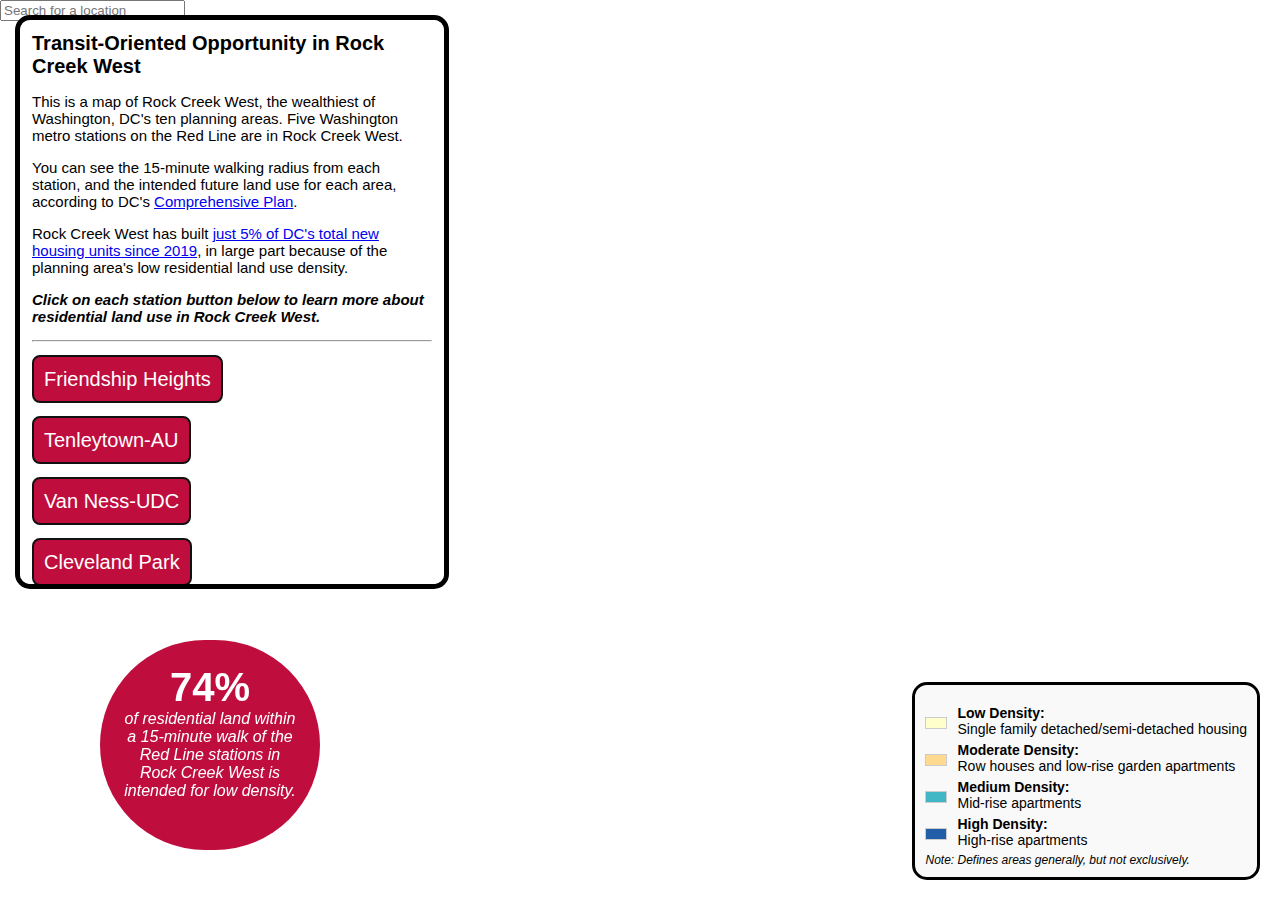
<file: index.html>
<!DOCTYPE html>
<html>

<head>
    <meta charset="utf-8">
    <title>TOO RCW</title> <!--this is the title in the browser tab bar-->
    <meta name="viewport" content="initial-scale=1,maximum-scale=1,minimum-scale=1,user-scalable=no">
    <link href="https://api.mapbox.com/mapbox-gl-js/v3.2.0/mapbox-gl.css" rel="stylesheet"> <!-- Mapbox GL JS -->
    <link href="https://api.mapbox.com/search-js/v1.0.0-beta.21/web.css" rel="stylesheet"> <!-- Search JS CSS -->
    <link href="css/styles.css" rel="stylesheet"> <!--link to CSS-->

</head>

<body>
    <!-- floating sidebar -->
    <div class="sidebar">
        <div class="title">
            Transit-Oriented Opportunity in Rock Creek West <!--this is the title in the sidebar-->
        </div>
        <div id="sidebar-body"> <!--this is the paragraph/body with a call to action in the sidebar-->
            <p>This is a map of Rock Creek West, the wealthiest of Washington, DC's ten planning areas. Five Washington
                metro stations on
                the Red Line
                are in Rock Creek West.

            <p>You can see the 15-minute walking radius from each station, and the intended future land use for each
                area, according to DC's <a
                    href="https://planning.dc.gov/sites/default/files/dc/sites/op/2021CompPlanLandUse.pdf"
                    target="_blank">Comprehensive Plan</a>.</p>
            <p>Rock Creek West has built <a href="https://open.dc.gov/36000by2025/" target="_blank"> just 5% of DC's
                    total new housing units since 2019</a>, in large part because of
                the planning area's low residential land use density.</p>

            <div class="call-to-action">
                Click on each station button below to learn more about residential land use in Rock Creek West.

            </div>

            <p>

        </div>
        <hr />
        <p></p>
        <!-- the section with buttons to control the map view -->
        <div class="button-area"><!--These buttons use flyTo() and fitBounds() to control the map view.--></div>
        <button class="red-button" id="friendship-button">Friendship Heights</button>
        <p></p>
        <button class="red-button" id="tenleytown-button">Tenleytown-AU</button>
        <p></p>
        <button class="red-button" id="vanness-button">Van Ness-UDC</button>
        <p></p>
        <button class="red-button" id="cleveland-button">Cleveland Park</button>
        <p></p>
        <button class="red-button" id="woodley-button">Woodley Park</button>
        <p></p>
        <hr />

        <!--This button toggles the visibility of the station boundary line and fill layers using setLayoutProperty()-->
        <div class="button-area"> </div>

        <button class="blue-button" id="take-home-button">Zoom Out</button>
        <p></p>

        <!---source code link-->
        <div class="source-code"> <a href="https://github.com/defrank1/class-3-project" target="_blank">Source Code</a>
        </div>
    </div>

    <!-- map container div -->
    <div id="map-container"></div>
    <div id="search-container">
        <input type="text" id="search-input" placeholder="Search for a location" />
    </div>
    <script src="https://api.mapbox.com/mapbox-gl-js/v3.3.0/mapbox-gl.js"></script> <!-- Load Mapbox GL JS -->
    <script id="search-js" defer src="https://api.mapbox.com/search-js/v1.0.0-beta.21/web.js"></script>
    <!-- Load Mapbox Search JS -->
    <script src="https://code.jquery.com/jquery-3.6.4.min.js"
        integrity="sha256-oP6HI9z1XaZNBrJURtCoUT5SUnxFr8s3BzRl+cbzUq8=" crossorigin="anonymous"></script>

    <!-- legend -->
    <div id="legend-container">
        <h2><u></u></h2>
        <div class="legend-item">
            <div class="legend-color" style="background-color: #ffffcc;"></div>
            <div class="legend-label">Low Density:
                <div class="legend-description">Single family detached/semi-detached housing</div>
            </div>
        </div>
        <div class="legend-item">
            <div class="legend-color" style="background-color: #fed98e;"></div>
            <div class="legend-label">Moderate Density:
                <div class="legend-description">Row houses and low-rise garden apartments</div>
            </div>
        </div>
        <div class="legend-item">
            <div class="legend-color" style="background-color: #41b6c4;"></div>
            <div class="legend-label">Medium Density:
                <div class="legend-description">Mid-rise apartments</div>
            </div>
        </div>
        <div class="legend-item">
            <div class="legend-color" style="background-color: #225ea8;"></div>
            <div class="legend-label">High Density:
                <div class="legend-description">High-rise apartments</div>
            </div>
        </div>
        <div class="legend-note"><i>Note: Defines areas generally, but not exclusively.</i></div>

    </div>
    <!-- info panel -->
    <div id="info-panel-container">
        <div id="percent-callout-number">74%</div>
        <!--Click a station on the map, the low_density_percent from the geojson data will be displayed here.-->
        <div id="percent-callout-text">of residential land within a 15-minute walk of the Red Line stations in Rock
            Creek West is intended for low density.</div>
        <!--Click a station on the map, the station_name from the geojson data will be displayed here.-->
    </div>

    <script src="https://api.mapbox.com/mapbox-gl-js/v3.2.0/mapbox-gl.js"></script> <!--Include mapBox GL JS here-->
    <script src="js/station-data.js"></script> <!--this is the STATION SCRIPT-->
    <script src="js/line-data.js"></script> <!--this is the LINE SCRIPT-->
    <script src="js/scripts.js"></script> <!--this is the LOCAL JS SCRIPT-->

</body>

</html>
</file>
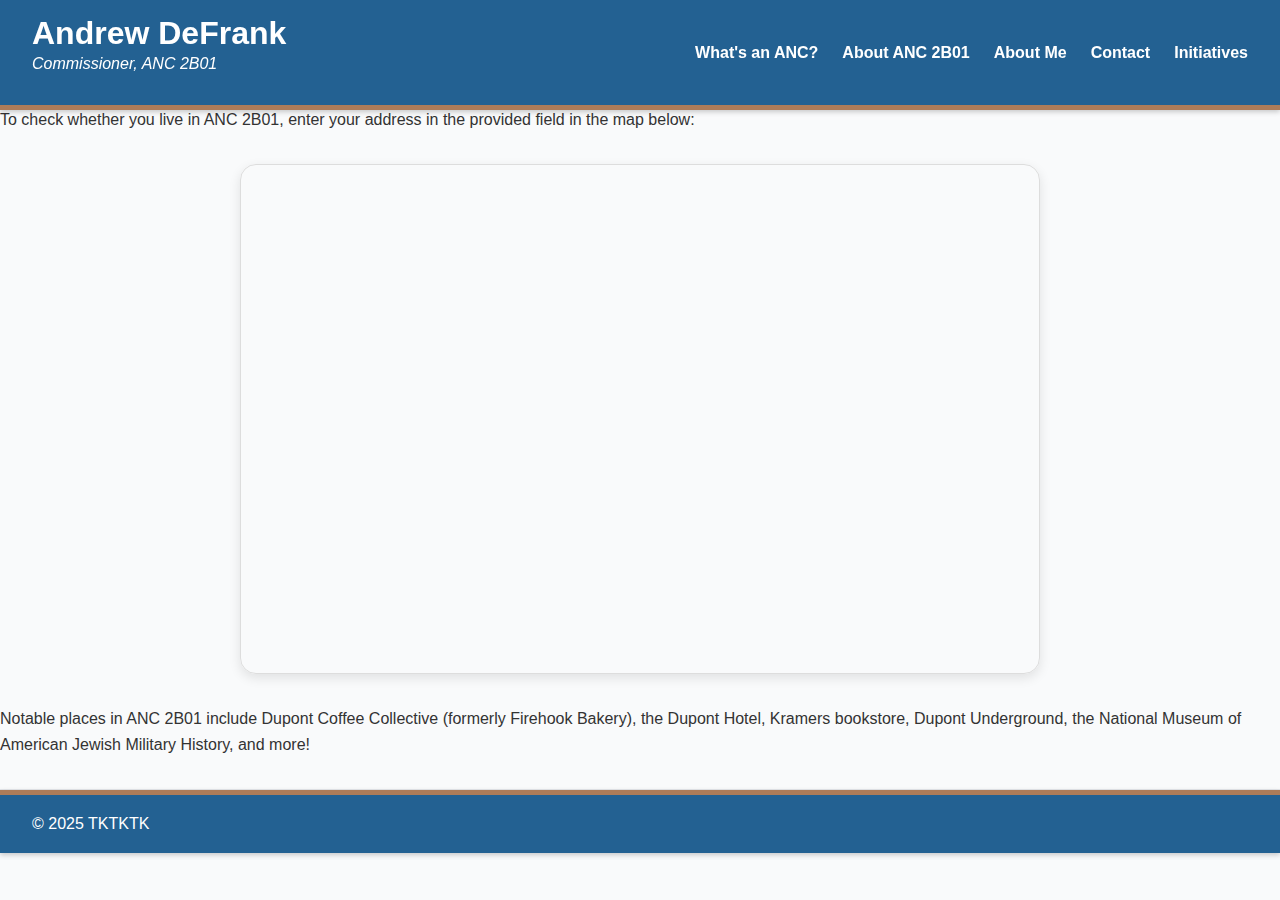
<file: about-2b01.html>
<!DOCTYPE html>
<html lang="en">

<head>
  <meta charset="UTF-8" />
  <meta name="viewport" content="width=device-width, initial-scale=1.0" />
  <title>Commissioner Andrew DeFrank – ANC 2B01</title>

  <!-- Google Fonts: Montserrat -->
  <link href="https://fonts.googleapis.com/css2?family=Montserrat:wght@400;600;700&display=swap" rel="stylesheet" />

  <!-- Main CSS -->
  <link rel="stylesheet" href="css/style.css" />
</head>

<body>
  <!-- Fixed header that remains visible as you scroll -->
  <header class="site-header">
    <div class="left">
      <!-- Left side of the header: title and role -->
      <h1>Andrew DeFrank</h1>
      <h2 class="subtitle">Commissioner, ANC 2B01</h2>
    </div>
    <nav class="right">
      <!-- Right side of header: navigation menu -->
      <ul>
        <!-- Anchor links jump to sections further down the page -->
        <li><a href="#whats-an-anc">What's an ANC?</a></li>
        <li><a href="#anc">About ANC 2B01</a></li>
        <li><a href="#about">About Me</a></li>
        <li><a href="#contact">Contact</a></li>
        <li><a href="#initiatives">Initiatives</a></li>
      </ul>
    </nav>
  </header>

  <!-- Section for ANC district details -->
  <section id="anc" class="section-band bg-lighter">
    <div class="container">
      <h3>About ANC 2B01</h3>
      <p>ANC 2B01 is one of nine single-member districts (SMD) in <a
          href="https://www.dupontcircleanc.net/wordpress/">ANC 2B</a>, which covers the Dupont Circle neighborhood.</p>
      <p>ANC 2B01 includes portions of 21st Street, Connecticut Avenue, 20th Street, 19th Street, 18th Street, New
        Hampshire Avenue, Swann Street, S Street, Riggs Place, and R Street between Florida Avenue and Q Street.</p>
      <p></p>
      <p>To check whether you live in ANC 2B01, enter your address in the provided field in the map below:</p>

      <!-- ✅ START EMBEDDED MAP IFRAME -->
      <div style="
        max-width: 800px;
        margin: 2rem auto;
        border-radius: 16px;
        overflow: hidden;
        box-shadow: 0 4px 12px rgba(0, 0, 0, 0.1);
        border: 1px solid #ddd;
      ">
        <iframe src="https://openanc.org/browse/maps/anc-2b01?embed=true&viewbox=-77.05,38.90,-77.03,38.92" width="100%"
          height="500" frameborder="0" allowfullscreen title="ANC 2B01 Map">
        </iframe>
      </div>
      <!-- ✅ END EMBEDDED MAP IFRAME -->

      <p>Notable places in ANC 2B01 include Dupont Coffee Collective (formerly Firehook Bakery), the Dupont Hotel,
        Kramers bookstore, Dupont Underground, the National Museum of American Jewish Military History, and more!</p>
    </div>
  </section>

  <!-- Footer area -->
  <footer>
    <p>&copy; 2025 TKTKTK</p>
  </footer>

  <!-- JavaScript for dynamically adjusting spacer height -->
  <script src="js/main.js"></script>
</body>

</html>
</file>
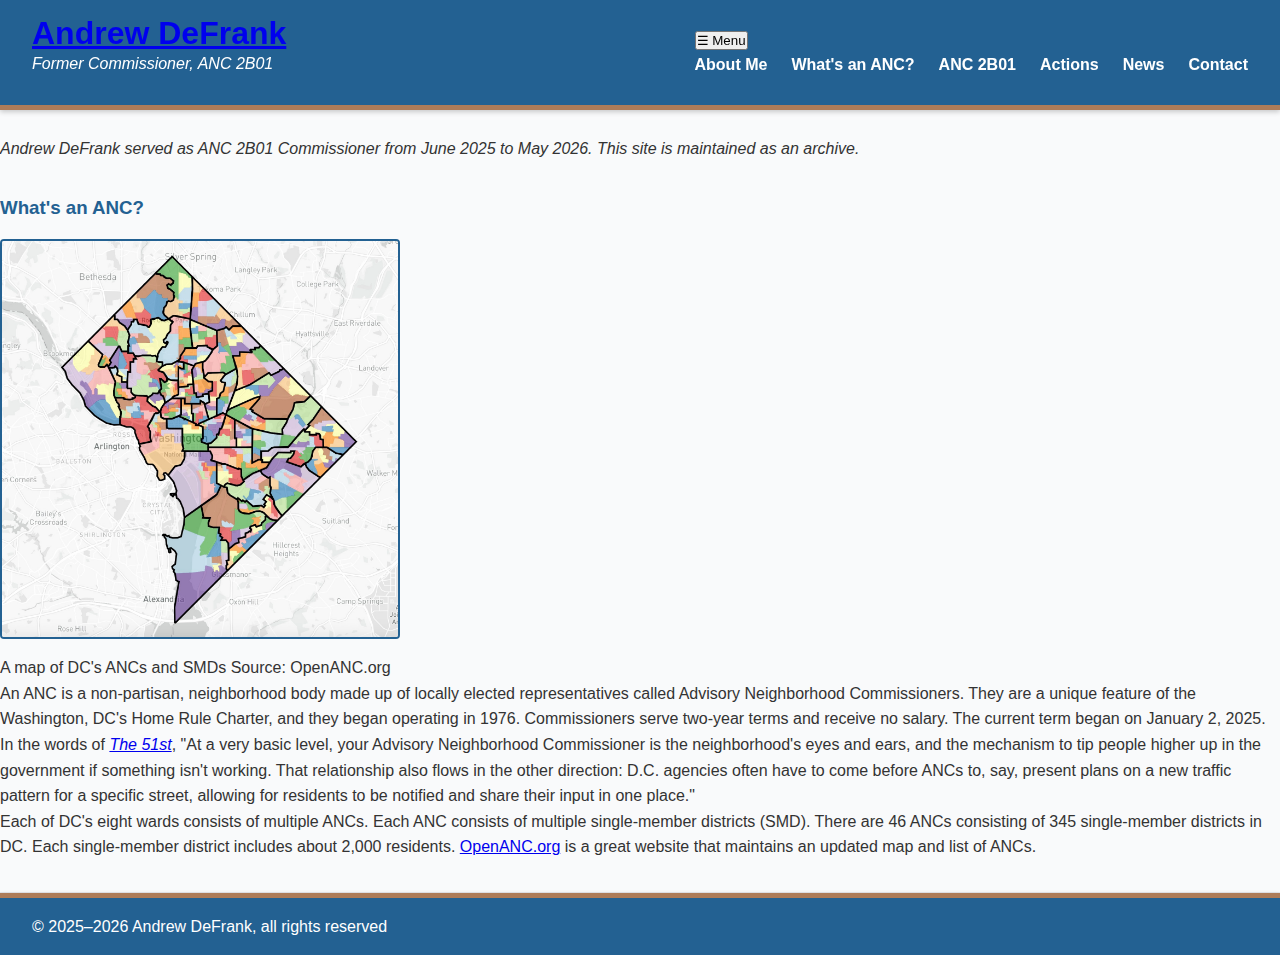
<file: about-ancs.html>
<!DOCTYPE html>
<html lang="en">
<head>
<meta charset="UTF-8">
<meta name="viewport" content="width=device-width, initial-scale=1.0">
<meta name="description"
content="Learn what an Advisory Neighborhood Commission (ANC) is and how it serves Washington DC residents at the hyper-local level.">
<!-- SEO Meta Tags -->
<title>What's an ANC? – Former Commissioner Andrew DeFrank</title>
<!-- Canonical URL -->
<link rel="canonical" href="https://anc2b01.org/about-ancs.html">
<!-- favicon -->
<link rel="icon" type="image/png" sizes="96x96" href="/images/favicon-96x96.png">
<link rel="icon" type="image/svg+xml" href="/images/favicon.svg">
<link rel="shortcut icon" href="/images/favicon.ico">
<link rel="apple-touch-icon" sizes="180x180" href="/images/apple-touch-icon.png">
<link rel="manifest" href="/images/site.webmanifest">
<!-- Google Fonts -->
<link href="https://fonts.googleapis.com/css2?family=Montserrat:wght@400;600;700&display=swap" rel="stylesheet">
<!-- CSS -->
<link rel="stylesheet" href="css/style.css">
<!-- Preload Images -->
<link rel="preload" href="images/anc-map.png" as="image" type="image/png">
<!-- Open Graph -->
<meta property="og:title" content="What's an ANC? – Former Commissioner Andrew DeFrank">
<meta property="og:description" content="Learn what an Advisory Neighborhood Commission (ANC) is and how it serves Washington DC residents at the hyper-local level.">
<meta property="og:url" content="https://anc2b01.org/about-ancs.html">
<meta property="og:type" content="website">
<meta property="og:image" content="https://anc2b01.org/images/anc-headshot.jpeg">
<meta property="og:image:alt" content="Andrew DeFrank, ANC 2B01 Commissioner for Dupont Circle, Washington DC">
<meta property="og:site_name" content="ANC 2B01 – Former Commissioner Andrew DeFrank">
<!-- Twitter Card -->
<meta name="twitter:card" content="summary">
<meta name="twitter:title" content="What's an ANC? – Former Commissioner Andrew DeFrank">
<meta name="twitter:description" content="Learn what an Advisory Neighborhood Commission (ANC) is and how it serves Washington DC residents at the hyper-local level.">
<meta name="twitter:image" content="https://anc2b01.org/images/anc-headshot.jpeg">
<meta name="twitter:image:alt" content="Andrew DeFrank, ANC 2B01 Commissioner for Dupont Circle, Washington DC">
</head>
<body>
<!-- The rest of your page here -->
<!-- Skip Navigation Link for Accessibility -->
<a href="#main-content" class="skip-nav">Skip to main content</a>
<!-- Fixed header that remains visible as you scroll -->
<header class="site-header">
<div class="left">
<!-- Left side of the header: title and role -->
<h1><a href="index.html">Andrew DeFrank</a></h1>
<h2 class="subtitle">Former Commissioner, ANC 2B01</h2>
</div>
<nav class="right" role="navigation" id="main-navigation" aria-label="Main navigation">
<!-- Hamburger button -->
<button class="menu-toggle" aria-controls="primary-menu" aria-label="Toggle navigation menu"
aria-expanded="false">
☰ <span class="sr-only">Menu</span>
</button>
<ul id="primary-menu">
<li><a href="about-me.html">About Me</a></li>
<li><a href="about-ancs.html">What's an ANC?</a></li>
<li><a href="anc-2b01.html">ANC 2B01</a></li>
<li><a href="actions.html">Actions</a></li>
<li><a href="news.html">News</a></li>
<li><a href="contact.html">Contact</a></li>
</ul>
</nav>
</header>
<!-- Dynamic spacer set to match height of fixed header (prevents content overlap) -->
<div class="header-spacer"></div>
<!-- Archive notice -->
<div class="archive-notice" role="note">
<p><em>Andrew DeFrank served as ANC 2B01 Commissioner from June 2025 to May 2026. This site is maintained as an archive.</em></p>
</div>
<!-- Main content of the page -->
<main id="main-content" role="main">
<section id="about-ancs" class="section-band bg-lighter">
<!-- Personal background -->
<div class="container">
<h3>What's an ANC?</h3>
<!-- Headshot image with rounded styling and performance optimization -->
<figure class="anc-map-container">
<img src="images/anc-map.png" alt="A map of DC's ANCs and single-member districts" class="map-image"
loading="lazy" width="250" height="250">
<figcaption>
A map of DC's ANCs and SMDs
<span class="credit">Source: OpenANC.org</span>
</figcaption>
</figure>
<p>An ANC is a non-partisan, neighborhood body made up of locally elected representatives called Advisory
Neighborhood Commissioners. They are a unique feature of the Washington, DC's Home Rule Charter, and they
began operating in 1976. Commissioners serve two-year terms and receive no salary. The current term began on
January 2, 2025.
</p>
<p>In the words of <a href="https://51st.news/what-are-washington-dc-advisory-neighborhood-commissions-anc/"
target="_blank" rel="noopener noreferrer"><i>The 51st</i></a>,
"At a very basic level, your Advisory Neighborhood Commissioner is the neighborhood's eyes and ears, and
the
mechanism to tip people higher up in the government if something isn't working. That relationship also flows
in the other direction: D.C. agencies often have to come before ANCs to, say, present plans on a new traffic
pattern for a specific street, allowing for residents to be notified and share their input in one place."
</p>
<p>Each of DC's eight wards consists of multiple ANCs. Each ANC consists of multiple single-member districts
(SMD).
There are 46 ANCs consisting of 345 single-member districts in DC. Each single-member district includes
about
2,000 residents. <a href="https://openanc.org/index.html" target="_blank"
rel="noopener noreferrer">OpenANC.org</a> is a great website that maintains an updated map and list of
ANCs.
</p>
</div>
</section>
</main>
<!-- Footer area -->
<footer role="contentinfo">
<p>&copy; 2025–2026 Andrew DeFrank, all rights reserved</p>
</footer>
<!-- JavaScript for functionality -->
<script src="js/main.js"></script>
</body>
</html>
</file>
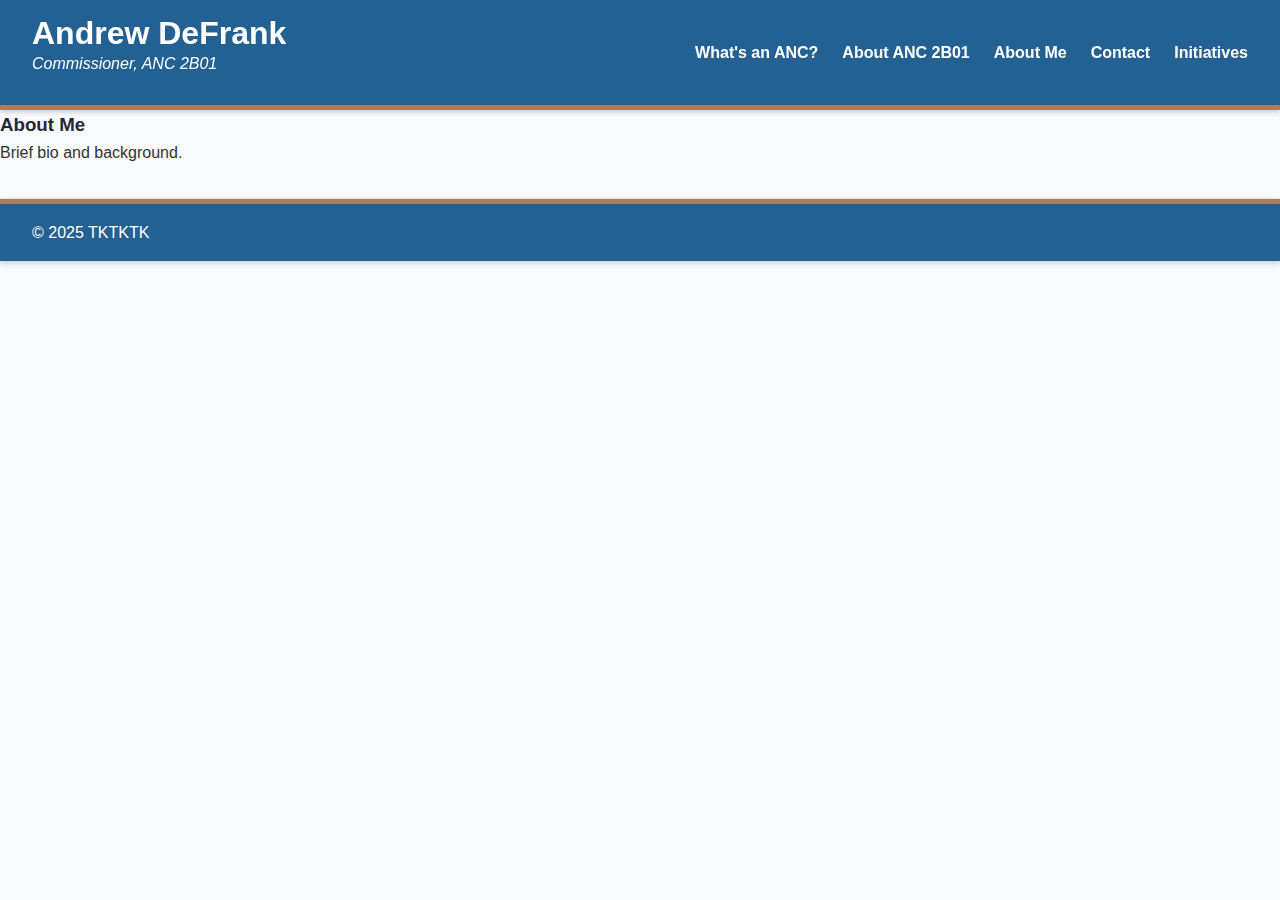
<file: about-me.html>
<!DOCTYPE html>
<html lang="en">

<head>
  <meta charset="UTF-8" />
  <meta name="viewport" content="width=device-width, initial-scale=1.0" />
  <title>Commissioner Andrew DeFrank – ANC 2B01</title>

  <!-- Google Fonts: Montserrat -->
  <link href="https://fonts.googleapis.com/css2?family=Montserrat:wght@400;600;700&display=swap" rel="stylesheet" />

  <!-- Main CSS -->
  <link rel="stylesheet" href="css/style.css" />
</head>

<body>
  <!-- Fixed header that remains visible as you scroll -->
  <header class="site-header">
    <div class="left">
      <!-- Left side of the header: title and role -->
      <h1>Andrew DeFrank</h1>
      <h2 class="subtitle">Commissioner, ANC 2B01</h2>
    </div>
    <nav class="right">
      <!-- Right side of header: navigation menu -->
      <ul>
        <!-- Anchor links jump to sections further down the page -->
        <li><a href="#whats-an-anc">What's an ANC?</a></li>
        <li><a href="#anc">About ANC 2B01</a></li>
        <li><a href="#about">About Me</a></li>
        <li><a href="#contact">Contact</a></li>
        <li><a href="#initiatives">Initiatives</a></li>
      </ul>
    </nav>
  </header>

  <!-- Dynamic spacer set to match height of fixed header (prevents content overlap) -->
  <div class="header-spacer"></div>

  <!-- Personal background -->
  <section id="about" class="section-band bg-light">
    <div class="container">
      <h3>About Me</h3>
      <p>Brief bio and background.</p>
    </div>
  </section>

  <!-- Footer area -->
  <footer>
    <p>&copy; 2025 TKTKTK</p>
  </footer>

  <!-- JavaScript for dynamically adjusting spacer height -->
  <script src="js/main.js"></script>
</body>

</html>
</file>
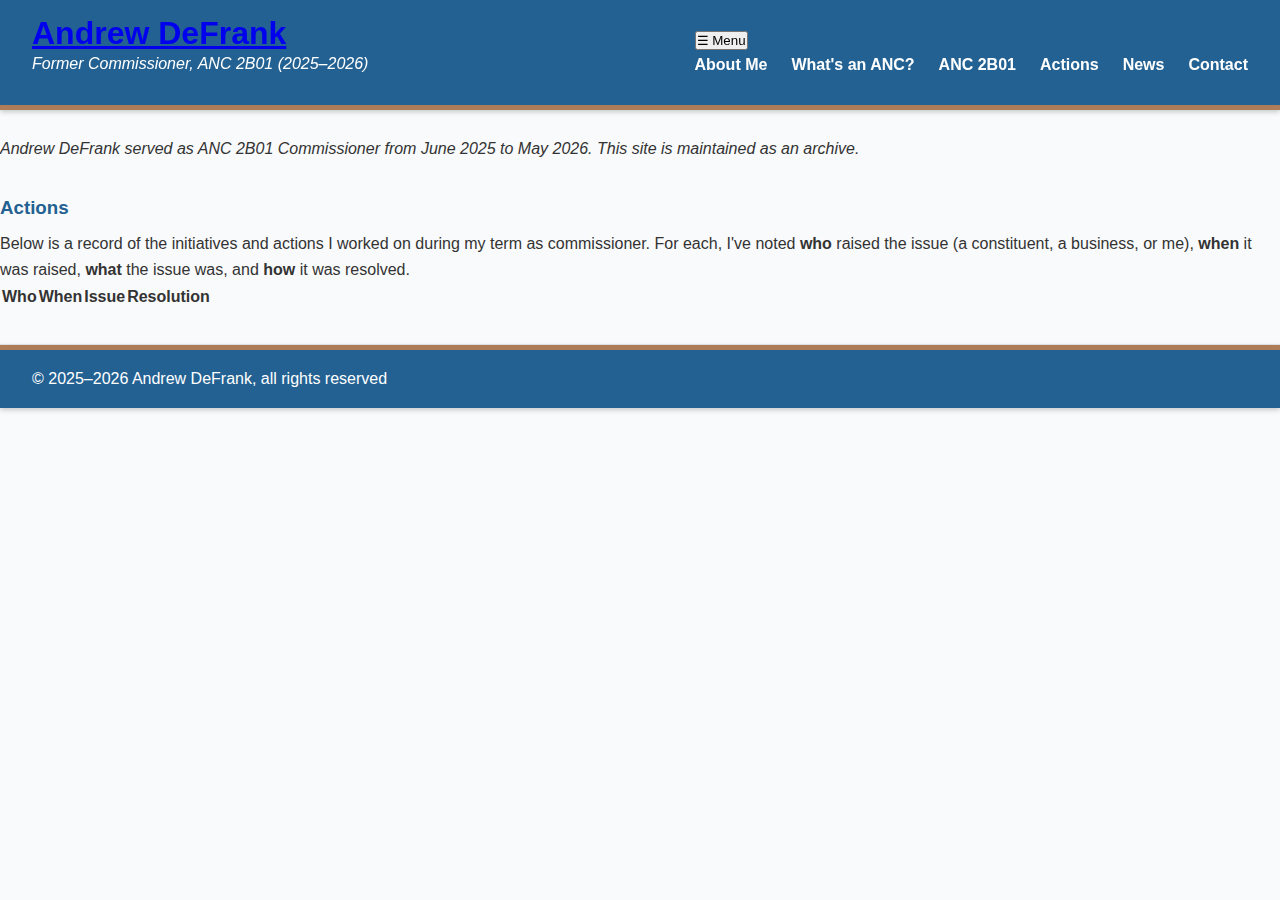
<file: actions.html>
<!DOCTYPE html>
<html lang="en">
<head>
<meta charset="UTF-8">
<meta name="viewport" content="width=device-width, initial-scale=1.0">
<meta name="description"
content="A record of initiatives and actions Andrew DeFrank worked on as ANC 2B01 Commissioner from June 2025 to May 2026.">
<!-- SEO Meta Tags -->
<title>Actions – Former Commissioner Andrew DeFrank</title>
<!-- Canonical URL -->
<link rel="canonical" href="https://anc2b01.org/actions.html">
<!-- favicon -->
<link rel="icon" type="image/png" sizes="96x96" href="/images/favicon-96x96.png">
<link rel="icon" type="image/svg+xml" href="/images/favicon.svg">
<link rel="shortcut icon" href="/images/favicon.ico">
<link rel="apple-touch-icon" sizes="180x180" href="/images/apple-touch-icon.png">
<link rel="manifest" href="/images/site.webmanifest">
<!-- Google Fonts -->
<link href="https://fonts.googleapis.com/css2?family=Montserrat:wght@400;600;700&display=swap" rel="stylesheet">
<!-- CSS -->
<link rel="stylesheet" href="css/style.css">
<!-- Open Graph -->
<meta property="og:title" content="Actions – Former Commissioner Andrew DeFrank">
<meta property="og:description" content="A record of initiatives and actions Andrew DeFrank worked on as ANC 2B01 Commissioner from June 2025 to May 2026.">
<meta property="og:url" content="https://anc2b01.org/actions.html">
<meta property="og:type" content="website">
<meta property="og:image" content="https://anc2b01.org/images/anc-headshot.jpeg">
<meta property="og:image:alt" content="Andrew DeFrank, ANC 2B01 Commissioner for Dupont Circle, Washington DC">
<meta property="og:site_name" content="ANC 2B01 – Former Commissioner Andrew DeFrank">
<!-- Twitter Card -->
<meta name="twitter:card" content="summary">
<meta name="twitter:title" content="Actions – Former Commissioner Andrew DeFrank">
<meta name="twitter:description" content="A record of initiatives and actions Andrew DeFrank worked on as ANC 2B01 Commissioner from June 2025 to May 2026.">
<meta name="twitter:image" content="https://anc2b01.org/images/anc-headshot.jpeg">
<meta name="twitter:image:alt" content="Andrew DeFrank, ANC 2B01 Commissioner for Dupont Circle, Washington DC">
</head>
<body>
<!-- The rest of your page here -->
<!-- Skip Navigation Link for Accessibility -->
<a href="#main-content" class="skip-nav">Skip to main content</a>
<!-- Fixed header that remains visible as you scroll -->
<header class="site-header">
<div class="left">
<!-- Left side of the header: title and role -->
<h1><a href="index.html">Andrew DeFrank</a></h1>
<h2 class="subtitle">Former Commissioner, ANC 2B01 (2025–2026)</h2>
</div>
<nav class="right" role="navigation" id="main-navigation" aria-label="Main navigation">
<!-- Hamburger button -->
<button class="menu-toggle" aria-controls="primary-menu" aria-label="Toggle navigation menu"
aria-expanded="false">
☰ <span class="sr-only">Menu</span>
</button>
<ul id="primary-menu">
<li><a href="about-me.html">About Me</a></li>
<li><a href="about-ancs.html">What's an ANC?</a></li>
<li><a href="anc-2b01.html">ANC 2B01</a></li>
<li><a href="actions.html">Actions</a></li>
<li><a href="news.html">News</a></li>
<li><a href="contact.html">Contact</a></li>
</ul>
</nav>
</header>
<!-- Dynamic spacer set to match height of fixed header (prevents content overlap) -->
<div class="header-spacer"></div>
<!-- Archive notice -->
<div class="archive-notice" role="note">
<p><em>Andrew DeFrank served as ANC 2B01 Commissioner from June 2025 to May 2026. This site is maintained as an archive.</em></p>
</div>
<!-- Main content of the page -->
<main id="main-content" role="main">
<section id="actions" class="section-band bg-lighter">
<!-- Current priorities or actions taken -->
<div class="container">
<h3>Actions</h3>
<p>Below is a record of the initiatives and actions I worked on during my term as commissioner. For each,
I've noted <b>who</b> raised the issue (a constituent, a business, or me), <b>when</b> it was raised,
<b>what</b> the issue was, and <b>how</b> it was resolved.
</p>
<!-- TODO: populate with actions data (Who / When / Issue / Resolution) -->
<table class="actions-table">
<thead>
<tr>
<th scope="col">Who</th>
<th scope="col">When</th>
<th scope="col">Issue</th>
<th scope="col">Resolution</th>
</tr>
</thead>
<tbody>
</tbody>
</table>
</div>
</section>
</main>
<!-- Footer area -->
<footer role="contentinfo">
<p>&copy; 2025–2026 Andrew DeFrank, all rights reserved</p>
</footer>
<!-- JavaScript for functionality -->
<script src="js/main.js"></script>
</body>
</html>
</file>
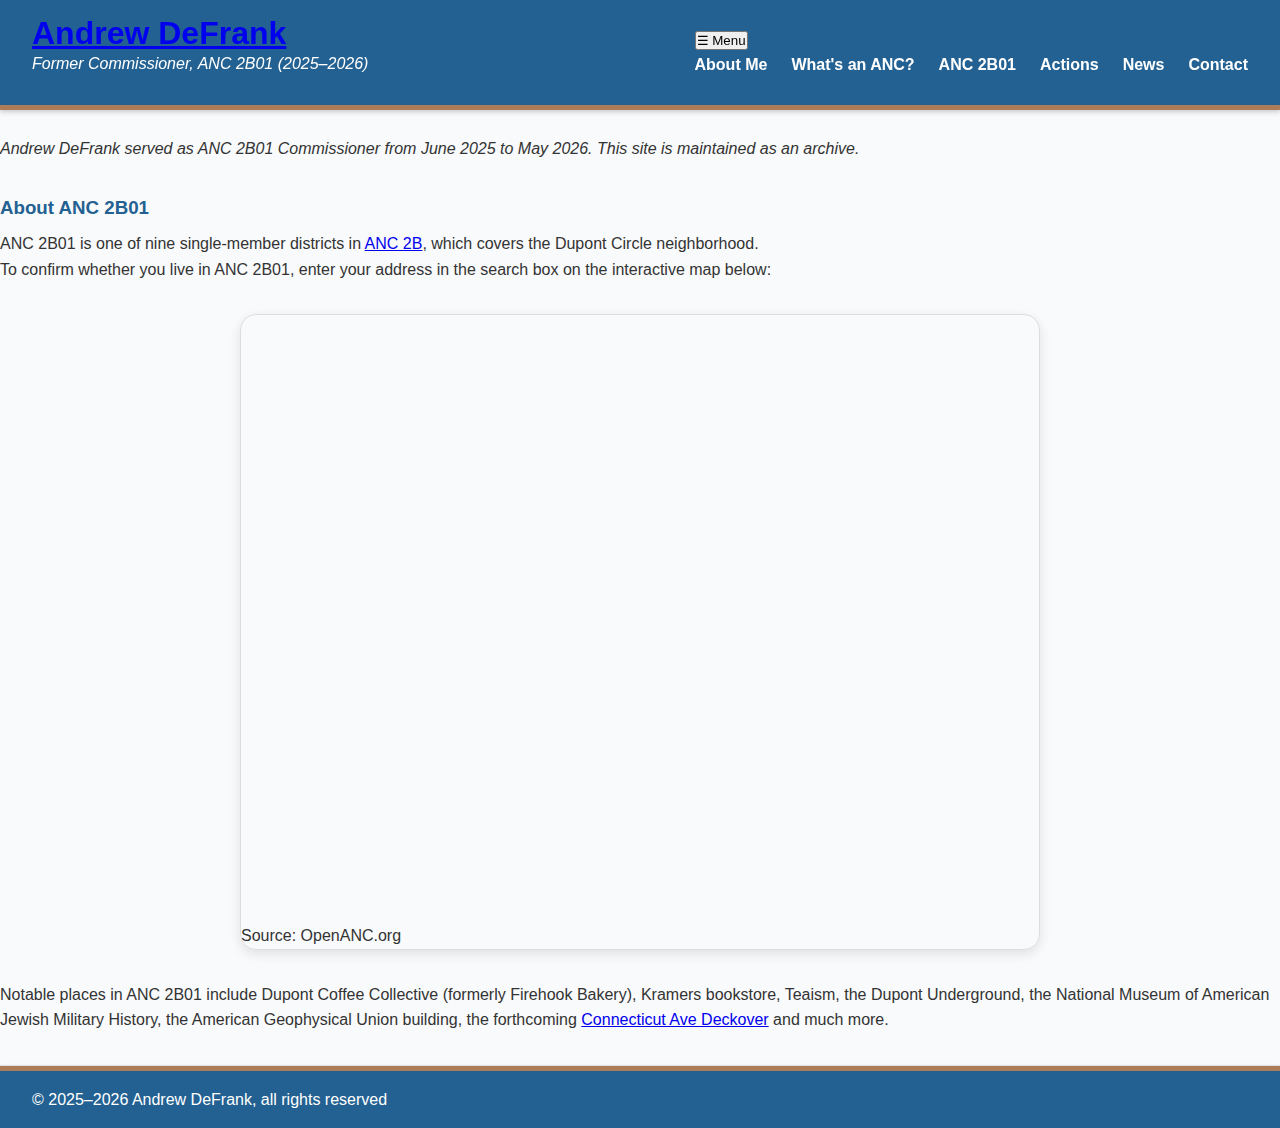
<file: anc-2b01.html>
<!DOCTYPE html>
<html lang="en">
<head>
<meta charset="UTF-8">
<meta name="viewport" content="width=device-width, initial-scale=1.0">
<meta name="description"
content="Explore the ANC 2B01 district in Dupont Circle, Washington DC. Use the interactive OpenANC map to confirm your district.">
<!-- SEO Meta Tags -->
<title>ANC 2B01 – Former Commissioner Andrew DeFrank</title>
<!-- Canonical URL -->
<link rel="canonical" href="https://anc2b01.org/anc-2b01.html">
<!-- favicon -->
<link rel="icon" type="image/png" sizes="96x96" href="/images/favicon-96x96.png">
<link rel="icon" type="image/svg+xml" href="/images/favicon.svg">
<link rel="shortcut icon" href="/images/favicon.ico">
<link rel="apple-touch-icon" sizes="180x180" href="/images/apple-touch-icon.png">
<link rel="manifest" href="/images/site.webmanifest">
<!-- Google Fonts -->
<link href="https://fonts.googleapis.com/css2?family=Montserrat:wght@400;600;700&display=swap" rel="stylesheet">
<!-- CSS -->
<link rel="stylesheet" href="css/style.css">
<!-- Open Graph -->
<meta property="og:title" content="ANC 2B01 – Former Commissioner Andrew DeFrank">
<meta property="og:description" content="Explore the ANC 2B01 district in Dupont Circle, Washington DC. Use the interactive OpenANC map to confirm your district.">
<meta property="og:url" content="https://anc2b01.org/anc-2b01.html">
<meta property="og:type" content="website">
<meta property="og:image" content="https://anc2b01.org/images/anc-headshot.jpeg">
<meta property="og:image:alt" content="Andrew DeFrank, ANC 2B01 Commissioner for Dupont Circle, Washington DC">
<meta property="og:site_name" content="ANC 2B01 – Former Commissioner Andrew DeFrank">
<!-- Twitter Card -->
<meta name="twitter:card" content="summary">
<meta name="twitter:title" content="ANC 2B01 – Former Commissioner Andrew DeFrank">
<meta name="twitter:description" content="Explore the ANC 2B01 district in Dupont Circle, Washington DC. Use the interactive OpenANC map to confirm your district.">
<meta name="twitter:image" content="https://anc2b01.org/images/anc-headshot.jpeg">
<meta name="twitter:image:alt" content="Andrew DeFrank, ANC 2B01 Commissioner for Dupont Circle, Washington DC">
</head>
<body>
<!-- The rest of your page here -->
<!-- Skip Navigation Link for Accessibility -->
<a href="#main-content" class="skip-nav">Skip to main content</a>
<!-- Fixed header that remains visible as you scroll -->
<header class="site-header">
<div class="left">
<!-- Left side of the header: title and role -->
<h1><a href="index.html">Andrew DeFrank</a></h1>
<h2 class="subtitle">Former Commissioner, ANC 2B01 (2025–2026)</h2>
</div>
<nav class="right" role="navigation" id="main-navigation" aria-label="Main navigation">
<!-- Hamburger button -->
<button class="menu-toggle" aria-controls="primary-menu" aria-label="Toggle navigation menu"
aria-expanded="false">
☰ <span class="sr-only">Menu</span>
</button>
<ul id="primary-menu">
<li><a href="about-me.html">About Me</a></li>
<li><a href="about-ancs.html">What's an ANC?</a></li>
<li><a href="anc-2b01.html">ANC 2B01</a></li>
<li><a href="actions.html">Actions</a></li>
<li><a href="news.html">News</a></li>
<li><a href="contact.html">Contact</a></li>
</ul>
</nav>
</header>
<!-- Dynamic spacer set to match height of fixed header (prevents content overlap) -->
<div class="header-spacer"></div>
<!-- Archive notice -->
<div class="archive-notice" role="note">
<p><em>Andrew DeFrank served as ANC 2B01 Commissioner from June 2025 to May 2026. This site is maintained as an archive.</em></p>
</div>
<!-- Main content of the page -->
<main id="main-content" role="main">
<!-- Interactive map with enhanced accessibility -->
<section id="anc" class="section-band bg-lighter">
<div class="container">
<h3>About ANC 2B01</h3>
<p>ANC 2B01 is one of nine single-member districts in <a
href="https://www.dupontcircleanc.net/wordpress/" target="_blank" rel="noopener noreferrer">ANC
2B</a>, which covers the Dupont Circle
neighborhood.
</p>
<p>To confirm whether you live in ANC 2B01, enter your address in the search box on the interactive map
below:
</p>
<!-- Interactive map with enhanced accessibility -->
<figure class="map-container" role="region"
aria-label="Interactive map of DC Advisory Neighborhood Commissions">
<iframe src="https://openanc.org/?embed=true" width="100%" height="600" style="border:0;"
allowfullscreen loading="lazy"
title="DC ANC Interactive Map – Enter your address to find your ANC district"
aria-label="DC ANC Interactive Map – Enter your address to find your ANC district">
</iframe>
<figcaption class="credit">Source: OpenANC.org</figcaption>
</figure>
<p>Notable places in ANC 2B01 include Dupont Coffee Collective (formerly Firehook Bakery), Kramers
bookstore,
Teaism, the Dupont Underground, the National Museum of American Jewish Military History, the
American
Geophysical Union
building, the forthcoming <a
href="https://dc.urbanturf.com/articles/blog/construction_set_to_begin_on_dupont_circle_deckover/23615"
target="_blank" rel="noopener noreferrer">
Connecticut Ave Deckover</a> and much more.</p>
</div>
</section>
</main>
<!-- Footer area -->
<footer role="contentinfo">
<p>&copy; 2025–2026 Andrew DeFrank, all rights reserved</p>
</footer>
<!-- JavaScript for functionality -->
<script src="js/main.js"></script>
</body>
</html>
</file>
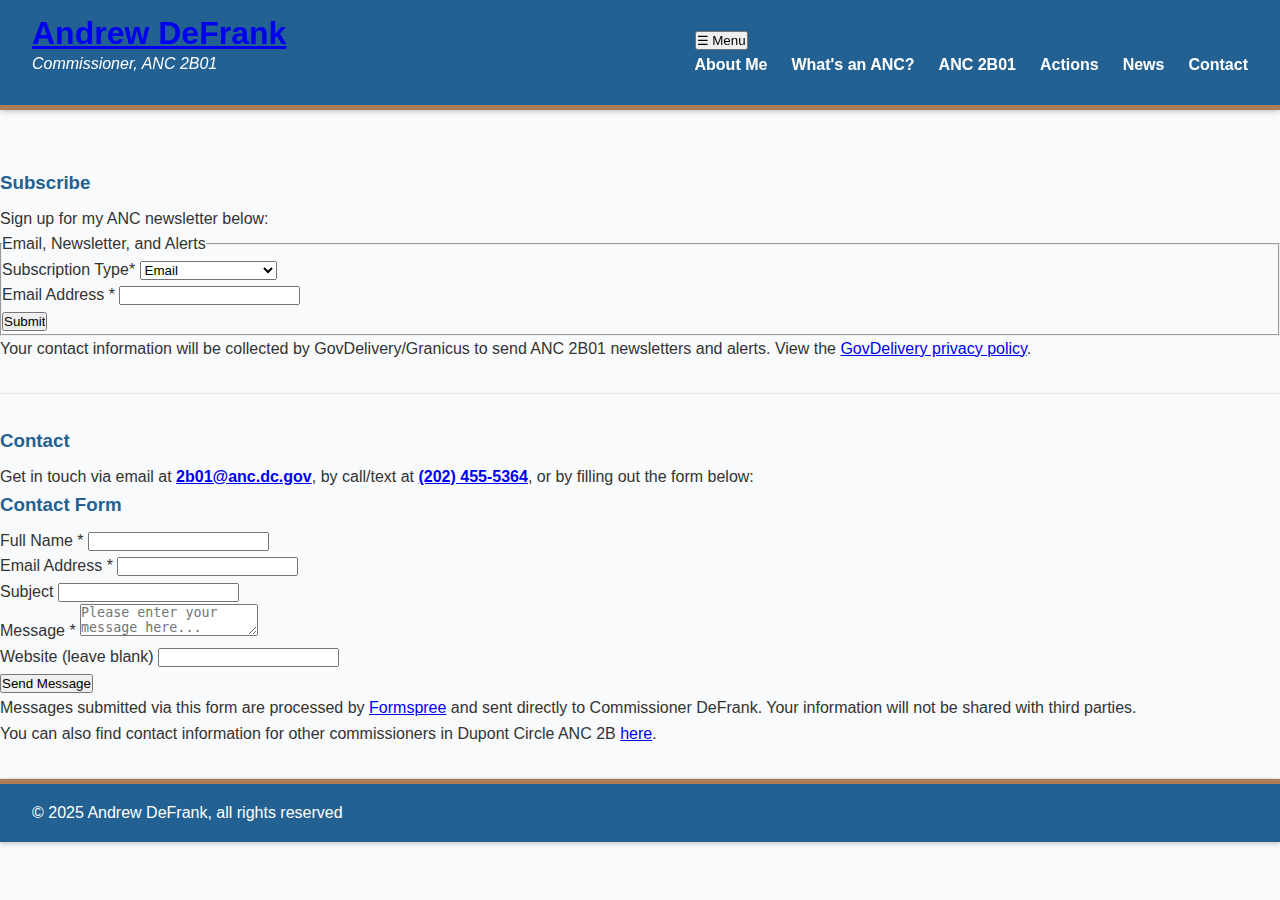
<file: contact.html>
<!DOCTYPE html>
<html lang="en">

<head>
  <meta charset="UTF-8" />
  <meta name="viewport" content="width=device-width, initial-scale=1.0" />
  <meta name="description"
    content="Contact ANC 2B01 Commissioner Andrew DeFrank by email, phone, or contact form. Sign up for the ANC 2B01 newsletter.">


  <!-- SEO Meta Tags -->
  <title>Contact – Commissioner Andrew DeFrank</title>

  <!-- Canonical URL -->
  <link rel="canonical" href="https://anc2b01.org/contact.html" />

  <!--  favicon  -->
  <link rel="icon" type="image/png" sizes="96x96" href="/images/favicon-96x96.png" />
  <link rel="icon" type="image/svg+xml" href="/images/favicon.svg" />
  <link rel="shortcut icon" href="/images/favicon.ico" />
  <link rel="apple-touch-icon" sizes="180x180" href="/images/apple-touch-icon.png" />
  <link rel="manifest" href="/images/site.webmanifest" />


  <!-- Google Fonts -->
  <link href="https://fonts.googleapis.com/css2?family=Montserrat:wght@400;600;700&display=swap" rel="stylesheet" />

  <!-- CSS -->
  <link rel="stylesheet" href="css/style.css" />

  <!-- Open Graph -->
  <meta property="og:title" content="Contact – Commissioner Andrew DeFrank" />
  <meta property="og:description" content="Contact ANC 2B01 Commissioner Andrew DeFrank by email, phone, or contact form. Sign up for the ANC 2B01 newsletter." />
  <meta property="og:url" content="https://anc2b01.org/contact.html" />
  <meta property="og:type" content="website" />
  <meta property="og:image" content="https://anc2b01.org/images/anc-headshot.jpg" />
  <meta property="og:image:alt" content="Andrew DeFrank, ANC 2B01 Commissioner for Dupont Circle, Washington DC" />
  <meta property="og:site_name" content="ANC 2B01 – Commissioner Andrew DeFrank" />

  <!-- Twitter Card -->
  <meta name="twitter:card" content="summary" />
  <meta name="twitter:title" content="Contact – Commissioner Andrew DeFrank" />
  <meta name="twitter:description" content="Contact ANC 2B01 Commissioner Andrew DeFrank by email, phone, or contact form. Sign up for the ANC 2B01 newsletter." />
  <meta name="twitter:image" content="https://anc2b01.org/images/anc-headshot.jpg" />
  <meta name="twitter:image:alt" content="Andrew DeFrank, ANC 2B01 Commissioner for Dupont Circle, Washington DC" />

</head>

<body>
  <!-- The rest of your page here -->

  <!-- Skip Navigation Link for Accessibility -->
  <a href="#main-content" class="skip-nav">Skip to main content</a>

  <!-- Fixed header that remains visible as you scroll -->
  <header class="site-header" role="banner">
    <div class="left">
      <!-- Left side of the header: title and role -->
      <h1><a href="index.html">Andrew DeFrank</a></h1>
      <h2 class="subtitle">Commissioner, ANC 2B01</h2>
    </div>

    <nav class="right" role="navigation" id="main-navigation" aria-label="Main navigation">
      <!-- Hamburger button -->
      <button class="menu-toggle" aria-controls="primary-menu" aria-label="Toggle navigation menu"
        aria-expanded="false">
        ☰ <span class="sr-only">Menu</span>
      </button>

      <ul id="primary-menu">
        <li><a href="about-me.html">About Me</a></li>
        <li><a href="about-ancs.html">What's an ANC?</a></li>
        <li><a href="anc-2b01.html">ANC 2B01</a></li>
        <li><a href="actions.html">Actions</a></li>
        <li><a href="news.html">News</a></li>
        <li><a href="contact.html">Contact</a></li>
      </ul>

    </nav>
  </header>

  <!-- Dynamic spacer set to match height of fixed header (prevents content overlap) -->
  <div class="header-spacer"></div>

  <!-- Main content of the page -->
  <main id="main-content" role="main">

    <!-- GovDelivery form goes here -->
    <section id="subscribe" class="section-band bg-lighter">
      <div class="container">
        <h3>Subscribe</h3>
        <p> Sign up for my ANC newsletter below:</p>
        <form id="GD-snippet-form" action="https://public.govdelivery.com/accounts/DCWASHOANC/subscribers/qualify"
          accept-charset="UTF-8" method="post">
          <input name="utf8" type="hidden" value="&#x2713;" />
          <input type="hidden" name="topic_id" id="topic_id" value="DCWASHOANC_53" />

          <fieldset>
            <legend class="sr-only">Email, Newsletter, and Alerts</legend>

            <div class="form-group">
              <label for="email">Subscription Type<span class="required" aria-label="required">*</span></label>
              <select name="subscription_type" id="subscription_type">
                <option selected="selected" value="email">Email</option>
                <option value="phone">SMS/Text Message</option>
              </select>
            </div>

            <div class="form-group wireless_fields" style="display: none;">
              <label for="phone">Phone Number <span class="required" aria-label="required">*</span></label>
              <div class="input_group">
                <select name="country_code_display" id="country_code_display" disabled="disabled"
                  aria-label="Country code">
                  <option value="1 (US)">1 (US)</option>
                  <option value="1">1</option>
                </select>
                <input type="hidden" name="country_code" id="country_code" value="1" />
                <input type="tel" name="phone" id="phone" class="wireless_text_field" placeholder="e.g. 4165551212"
                  disabled="disabled" pattern="[0-9]{10}" />
              </div>
            </div>

            <div class="form-group email_fields" style="display: block;">
              <label for="email">Email Address <span class="required" aria-label="required">*</span></label>
              <input type="email" name="email" id="email" class="email_text_field" required
                aria-describedby="errorExplanation" />
            </div>
            <div class="button_panel form-group">
              <input type="submit" name="commit" value="Submit" class="submit-btn" />
            </div>
          </fieldset>
        </form>
        <p class="privacy-notice">Your contact information will be collected by GovDelivery/Granicus to send ANC 2B01 newsletters and alerts. View the <a href="https://granicus.com/privacy-policy/" target="_blank" rel="noopener noreferrer">GovDelivery privacy policy</a>.</p>

      </div>
    </section> <!-- End of subscribe section -->

    <!-- Contact details -->
    <section id="contact" class="section-band bg-lighter">
      <div class="container">
        <h3>Contact</h3>
        <p> Get in touch via email at <strong><a href="mailto:2b01@anc.dc.gov">2b01@anc.dc.gov</a></strong>,
          by call/text
          at <strong><a href="tel:+12024555364">(202) 455-5364</a></strong>, or by filling out the form below:</p>

        <!-- Contact form with enhanced accessibility -->
        <form action="https://formspree.io/f/mblyzged" method="POST" novalidate
          aria-labelledby="contact-form-heading">
            <h3 id="contact-form-heading" class="sr-only">Contact Form</h3>

            <div class="form-group">
              <label for="name">Full Name <span class="required" aria-label="required">*</span></label>
              <input type="text" id="name" name="name" required aria-describedby="name-error" autocomplete="name">
              <div id="name-error" class="error-message" role="alert" aria-live="polite"></div>
            </div>

            <div class="form-group">
              <label for="email">Email Address <span class="required" aria-label="required">*</span></label>
              <input type="email" id="email" name="email" required aria-describedby="email-error" autocomplete="email">
              <div id="email-error" class="error-message" role="alert" aria-live="polite"></div>
            </div>

            <div class="form-group">
              <label for="subject">Subject</label>
              <input type="text" id="subject" name="subject" autocomplete="off">
            </div>

            <div class="form-group">
              <label for="message">Message <span class="required" aria-label="required">*</span></label>
              <textarea id="message" name="message" placeholder="Please enter your message here..." required
                aria-describedby="message-error"></textarea>
              <div id="message-error" class="error-message" role="alert" aria-live="polite"></div>
            </div>

            <!-- Hidden fields for Formspree -->
            <input type="hidden" name="_subject" value="New contact form submission from ANC 2B01 website">

            <!-- Honeypot field for spam protection -->
            <div class="honeypot" aria-hidden="true">
              <label for="website">Website (leave blank)</label>
              <input type="text" id="website" name="website" tabindex="-1" autocomplete="off">
            </div>

          <button type="submit" class="submit-btn" aria-describedby="form-status">Send Message</button>
          <div id="form-status" class="form-status" role="status" aria-live="polite"></div>
        </form>
        <p class="privacy-notice">Messages submitted via this form are processed by <a href="https://formspree.io/legal/privacy-policy/" target="_blank" rel="noopener noreferrer">Formspree</a> and sent directly to Commissioner DeFrank. Your information will not be shared with third parties.</p>
        <p>You can also find contact information for other commissioners in Dupont Circle ANC 2B <a
            href="https://www.dupontcircleanc.net/wordpress/about/commissioners/" target="_blank"
            rel="noopener noreferrer">here</a>.</p>
      </div>
    </section> <!-- End of contact section -->
  </main>

  <!-- Footer area -->
  <footer role="contentinfo">
    <p>&copy; <span id="copyright-year">2025</span> Andrew DeFrank, all rights reserved</p>
  </footer>

  <!-- JavaScript for functionality -->
  <script src="js/main.js"></script>
</body>

</html>
</file>
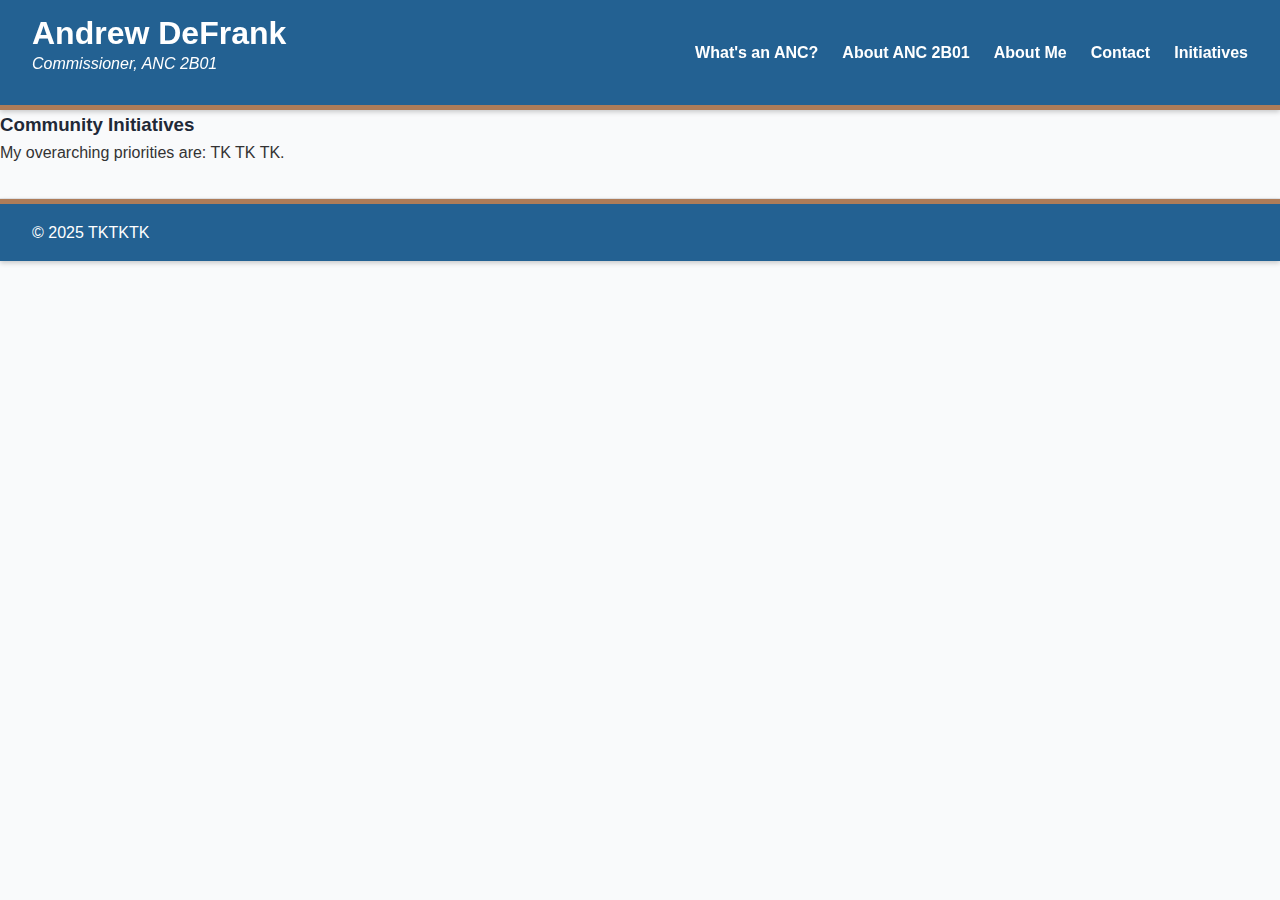
<file: initiatives.html>
<!DOCTYPE html>
<html lang="en">

<head>
  <meta charset="UTF-8" />
  <meta name="viewport" content="width=device-width, initial-scale=1.0" />
  <title>Commissioner Andrew DeFrank – ANC 2B01</title>

  <!-- Google Fonts: Montserrat -->
  <link href="https://fonts.googleapis.com/css2?family=Montserrat:wght@400;600;700&display=swap" rel="stylesheet" />

  <!-- Main CSS -->
  <link rel="stylesheet" href="css/style.css" />
</head>

<body>
  <!-- Fixed header that remains visible as you scroll -->
  <header class="site-header">
    <div class="left">
      <!-- Left side of the header: title and role -->
      <h1>Andrew DeFrank</h1>
      <h2 class="subtitle">Commissioner, ANC 2B01</h2>
    </div>
    <nav class="right">
      <!-- Right side of header: navigation menu -->
      <ul>
        <!-- Anchor links jump to sections further down the page -->
        <li><a href="#whats-an-anc">What's an ANC?</a></li>
        <li><a href="#anc">About ANC 2B01</a></li>
        <li><a href="#about">About Me</a></li>
        <li><a href="#contact">Contact</a></li>
        <li><a href="#initiatives">Initiatives</a></li>
      </ul>
    </nav>
  </header>

  <!-- Dynamic spacer set to match height of fixed header (prevents content overlap) -->
  <div class="header-spacer"></div>

  <!-- Current priorities or actions taken -->
  <section id="initiatives" class="section-band bg-light">
    <div class="container">
      <h3>Community Initiatives</h3>
      <p>My overarching priorities are: TK TK TK.</p>
    </div>
  </section>
  </main>

  <!-- Footer area -->
  <footer>
    <p>&copy; 2025 TKTKTK</p>
  </footer>

  <!-- JavaScript for dynamically adjusting spacer height -->
  <script src="js/main.js"></script>
</body>

</html>
</file>
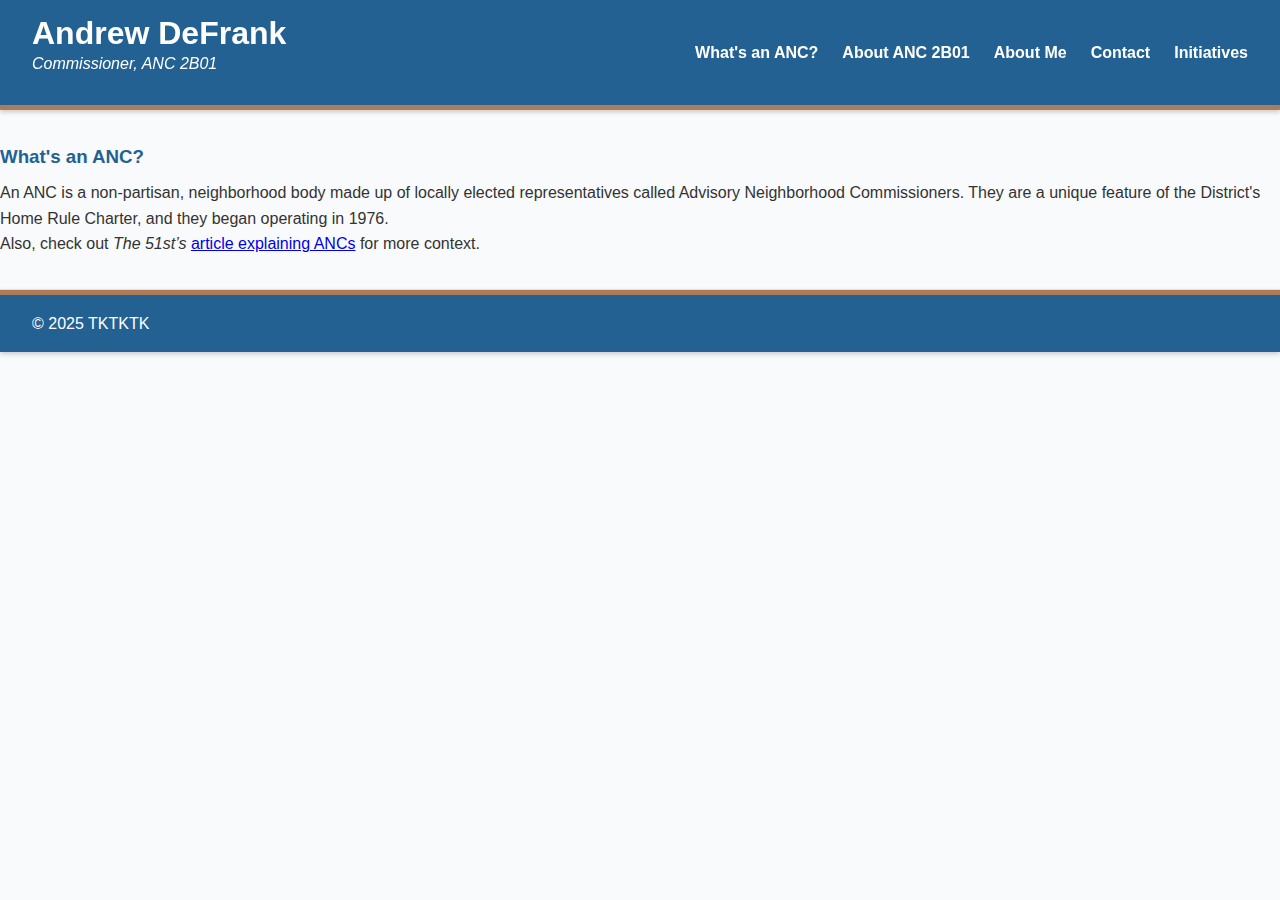
<file: whats-an-anc.html>
<!DOCTYPE html>
<html lang="en">

<head>
  <meta charset="UTF-8" />
  <meta name="viewport" content="width=device-width, initial-scale=1.0" />
  <title>Commissioner Andrew DeFrank – ANC 2B01</title>

  <!-- Google Fonts: Montserrat -->
  <link href="https://fonts.googleapis.com/css2?family=Montserrat:wght@400;600;700&display=swap" rel="stylesheet" />

  <!-- Main CSS -->
  <link rel="stylesheet" href="css/style.css" />
</head>

<body>
  <!-- Fixed header that remains visible as you scroll -->
  <header class="site-header">
    <div class="left">
      <!-- Left side of the header: title and role -->
      <h1>Andrew DeFrank</h1>
      <h2 class="subtitle">Commissioner, ANC 2B01</h2>
    </div>
    <nav class="right">
      <!-- Right side of header: navigation menu -->
      <ul>
        <!-- Anchor links jump to sections further down the page -->
        <li><a href="#whats-an-anc">What's an ANC?</a></li>
        <li><a href="#anc">About ANC 2B01</a></li>
        <li><a href="#about">About Me</a></li>
        <li><a href="#contact">Contact</a></li>
        <li><a href="#initiatives">Initiatives</a></li>
      </ul>
    </nav>
  </header>

  <!-- Dynamic spacer set to match height of fixed header (prevents content overlap) -->
  <div class="header-spacer"></div>

  <!-- Main content of the page -->
  <main>
    <!-- Section describing what an ANC is -->
    <section id="whats-an-anc" class="section-band bg-light">
      <div class="container">
        <h3>What's an ANC?</h3>
        <p>An ANC is a non-partisan, neighborhood body made up of locally elected representatives called Advisory
          Neighborhood Commissioners. They are a unique feature of the District's Home Rule Charter, and they began
          operating in 1976.</p>
        <p>Also, check out <i>The 51st’s</i> <a
            href="https://51st.news/what-are-washington-dc-advisory-neighborhood-commissions-anc/">article explaining
            ANCs</a> for more context.</p>
      </div>
    </section>

    <!-- Footer area -->
    <footer>
      <p>&copy; 2025 TKTKTK</p>
    </footer>

    <!-- JavaScript for dynamically adjusting spacer height -->
    <script src="js/main.js"></script>
</body>

</html>
</file>
<file: css/styles.css>
* {
  font-family: sans-serif;
}

body {
  margin: 0;
  padding: 0;
}

#map-container {
  position: absolute;
  top: 0;
  bottom: 0;
  width: 100%;
}

/* styles for search bar*/
.mapboxgl-ctrl-geocoder {
  position: relative;
  top: 10px;
  left: 10px;
  z-index: 1;
}

/* add a floating sidebar in the top left and style each element in it */
.sidebar {
  position: absolute;
  width: 400px;
  height: 60%;
  z-index: 10;
  background: #fff;
  padding: 12px;
  border-radius: 15px;
  margin-top: 15px;
  margin-left: 15px;
  font-family: sans-serif;
  font-size: 13px;
  overflow: auto;
  border: 5px solid black;
}

.title {
  font-size: 20px;
  font-weight: 700;
  margin-bottom: 8px;
}

#sidebar-body {

  font-family: sans-serif;
  font-size: 15px;
}

.call-to-action {
  font-style: italic;
  font-size: 15px;
  font-weight: bold;
}

/* button style */
/* Beautiful button from https://getcssscan.com/css-buttons-examples */
.red-button {
  align-items: center;
  background-color: #BF0D3E;
  border: 2px solid #111;
  border-radius: 8px;
  box-sizing: border-box;
  color: #ffffff;
  cursor: pointer;
  display: flex;
  font-family: Inter, sans-serif;
  font-size: 20px;
  font-size-adjust: 10px;
  height: 48px;
  justify-content: center;
  align-items: center;
  line-height: 24px;
  max-width: 100%;
  padding: 10px 10px;
  position: relative;
  text-align: center;
  text-decoration: none;
  user-select: none;
  -webkit-user-select: none;
  touch-action: manipulation;
}

.red-button:hover {
  background-color: #16437E;
  color: #ffffff;
}

.red-button:active {
  background: #16437E;
  color: rgb(255, 255, 255, .7);
}

.red-button:disabled {
  cursor: not-allowed;
  background: rgba(0, 0, 0, .08);
  color: rgba(0, 0, 0, .3);
}

/*blue button for the "take me home" button */
.blue-button {
  align-items: normal;
  background-color: #16437E;
  border: 2px solid #111;
  border-radius: 8px;
  box-sizing: border-box;
  color: #ffffff;
  cursor: pointer;
  display: flex;
  font-family: Inter, sans-serif;
  font-size: 15px;
  font-size-adjust: 10px;
  height: 36px;
  justify-content: normal;
  line-height: 18px;
  max-width: 100%;
  padding: 7.5px 7.5px;
  position: relative;
  text-align: normal;
  text-decoration: none;
  user-select: none;
  -webkit-user-select: none;
  touch-action: manipulation;
}

.blue-button:hover {
  background-color: #BF0D3E;
  color: #ffffff;
}

.blue-button:active {
  background: #09223b;
  color: rgb(255, 255, 255, .7);
}

.blue-button:disabled {
  cursor: not-allowed;
  background: rgba(0, 0, 0, .08);
  color: rgba(0, 0, 0, .3);
}


/* add an "info panel" circle in the bottom left and style each element in it */
#info-panel-container {
  position: fixed;
  bottom: 50px;
  left: 100px;
  font-family: sans-serif;
  padding-left: 10px;
  padding-right: 10px;
  padding-bottom: 10px;
  border-radius: 250px;
  width: 200px;
  height: 200px;
  background: #BF0D3E;
}

#percent-callout-number {
  margin-top: 25px;
  font-size: 40px;
  font-weight: bold;
  color: #fff;
  text-align: center;
}

#percent-callout-text {
  text-align: center;
  font-size: 16px;
  padding-left: 10px;
  padding-right: 10px;
  color: #fff;
  font-style: italic;
}

/* add a legend  in the bottom right and style each element in it */
#legend-container {
  position: fixed;
  bottom: 20px;
  right: 20px;
  border: 1px solid #ccc;
  background-color: #f9f9f9;
  font-family: sans-serif;
  padding-left: 10px;
  padding-right: 10px;
  padding-bottom: 10px;
  border-radius: 15px;
  border: 3px solid black;
}

.legend-item {
  margin-bottom: 2px;
  display: flex;
  align-items: center;
}

.legend-color {
  width: 20px;
  height: 10px;
  margin-right: 10px;
  border: 1px solid #ccc;
}

.legend-label {
  font-size: 14px;
  font-weight: bold;
}

.legend-description {
  font-weight: lighter;
  margin-bottom: 3px;
}

.legend-note {
  font-size: 12px;
}

.single-station {
  background-image: url('../img/single-station.png');
  background-size: cover;
  width: 25px;
  height: 25px;
  border-radius: 50%;
  cursor: pointer;
}

.transfer-station {
  background-image: url('../img/transfer-station.png');
  background-size: cover;
  width: 40px;
  height: 40px;
  border-radius: 50%;
  cursor: pointer;
}

.mapboxgl-ctrl-geocoder {
  min-width: 100%;
  position: relative;
  background-color: #fff;
  border-radius: 4px;
  box-shadow: 0 1px 2px rgba(0, 0, 0, 0.1);
}

@media (max-width: 768px) {

  /* Sidebar adjustments */
  .sidebar {
    width: 30%;
    max-height: 450px;
    /* Reduced height */
    padding: 10px;
    /* Adjusted padding */
    margin-top: 2%;
    margin-left: 2%;
    font-size: 10px;
  }

  /* Title adjustments */
  .title {
    font-size: 15px;
  }

  /* Button adjustments */
  .red-button,
  .blue-button {
    font-size: 10px;
    /* Smaller font size for buttons */
    height: 30px;
    /* Reduced button height */
    padding: 6px 6px;
    /* Reduced button padding */
    font-weight: bold;
    line-height: 10px;
  }

  /*info opanel adjustments*/
  #info-panel-container {
    position: fixed;
    bottom: 4%;
    left: 4%;
    font-family: sans-serif;
    padding-left: 10px;
    padding-right: 10px;
    padding-bottom: 10px;
    border-radius: 15px;
    width: 30%;
    height: 150px;
    background: #BF0D3E;
  }

  #percent-callout-number {
    font-size: 25px;
    margin-top: 7px;
    font-weight: bold;
    color: #fff;
    text-align: center;

  }

  #percent-callout-text {
    text-align: center;
    font-size: 11px;
    padding-left: 3px;
    padding-right: 3px;
    margin-bottom: 7px;
    overflow: auto;
    color: #fff;
    font-style: italic;
  }

  /* add a legend  in the bottom right and style each element in it */
  #legend-container {
    position: fixed;
    bottom: 20px;
    right: 20px;
    background-color: #f9f9f9;
    font-family: sans-serif;
    padding-left: 8px;
    padding-right: 8px;
    padding-bottom: 8px;
    border-radius: 15px;
    border: 3px solid black;
    overflow: auto;
    max-width: 25%;
    height: 150px;
  }

  .legend-item {
    margin-bottom: 2px;
    display: flex;
    align-items: center;
  }

  .legend-color {
    width: 20px;
    height: 10px;
    margin-right: 7px;
    border: 1px solid #ccc;
  }

  .legend-label {
    font-size: 10px;
    font-weight: bold;
    line-height: 10px;
  }

  .legend-description {
    font-weight: lighter;
    margin-bottom: 3px;
    line-height: 10px;
  }

  .legend-note {
    font-size: 10px;
  }

  /* mobile style for search bar*/
  .mapboxgl-ctrl-geocoder {
    position: relative;
    top: 10px;
    max-width: 40%;
    left: 10px;
    z-index: 1;
  }

}
</file>
<file: css/style.css>
/* === Basic Reset === */
/* Remove default spacing and ensure consistent sizing */
* {
  box-sizing: border-box;
  margin: 0;
  padding: 0;
}

/* === Body Styling === */
body {
  font-family: 'Segoe UI', Tahoma, Geneva, Verdana, sans-serif;
  background-color: #FFFFFF;
  color: #010101;
  line-height: 1.6;
}

/* === Sticky Header === */
.site-header {
  position: fixed; /* Keep header stuck at the top */
  top: 0;
  left: 0;
  right: 0;
  background-color: #236192; /* Navy blue background */
  color: white;
  display: flex;
  justify-content: space-between; /* Split nav and title */
  align-items: center;
  flex-wrap: wrap;
  padding: 1rem 2rem;
  border-bottom: 5px solid #AD7C59; /* Red underline */
  z-index: 1000; /* Ensure it's above all other content */
  box-shadow: 0 2px 5px rgba(0, 0, 0, 0.2); /* Soft shadow */
}

/* === Header Typography === */

.left h1 {
  font-size: 2rem;
  font-weight: 700;
  color: white;
  margin-top: -0.5rem;
  margin-bottom: 0rem;
}

.left .subtitle { /* The word "ANC 2B01" typography*/
  font-size: 1rem;
  font-style: italic;
  font-weight: 400;
  color: white;
margin-top: -0.5rem;
  margin-bottom: 0.75rem; /* 👈 minimize space below */

}

/* === Navigation Styles === */
nav.right ul {
  list-style: none;
  display: flex;
  gap: 1.5rem;
}

nav.right ul li a {
  text-decoration: none;
  color: white;
  font-weight: 600;
  font-size: 1rem;
  transition: color 0.3s ease; /* Smooth hover effect */
}

nav.right ul li a:hover,
nav.right ul li a:focus {
  color: #AD7C59; /* Gold color on hover/focus */
  outline: none;
}

/* === Mobile Responsive Header === */
@media (max-width: 600px) {
  .site-header {
    flex-direction: column;
    align-items: flex-start;
    padding: 1rem;
  }
  nav.right ul {
    flex-direction: column;
    gap: 0.8rem;
    margin-top: 0.5rem;
    width: 100%;
  }
  nav.right ul li a {
    font-size: 1.1rem;
  }
}

/* === Spacer Element === */
/* Spacer fills height of header to push content down */
.header-spacer {
  width: 100%;
  /* height is set dynamically by JavaScript */
}

/* === Main Sections === */
/* scroll-margin-top offsets anchor target when using fixed header */
main section {
  padding: 2rem 0;
  scroll-margin-top: 120px;
}

main section h3 {
  color: #236192;
  margin-bottom: 0.5rem;
  font-weight: 700;
}

/* === Map Image === */
.map-image {
  width: 33%;
  max-width: 400px;
  height: auto;
  display: block;
  margin: 1rem 0;
  border: 2px solid #236192;
  border-radius: 4px;
}

/* === Image Resizing for Small Screens === */
@media (max-width: 600px) {
  .map-image {
    width: 100%;
    max-width: 100%;
  }
}

/* === Footer === */
footer {
  top: 0;
  left: 0;
  right: 0;
  background-color: #236192; /* Navy blue background */
  color: white;
  display: flex;
  align-items: center;
  flex-wrap: wrap;
  padding: 1rem 2rem;
  border-top: 5px solid #AD7C59; /* gold underline */
  box-shadow: 0 2px 5px rgba(0, 0, 0, 0.2); /* Soft shadow */
}

.map-container {
  max-width: 800px;
  margin: 2rem auto;
  border-radius: 16px;
  overflow: hidden;
  box-shadow: 0 4px 12px rgba(0, 0, 0, 0.1);
  border: 1px solid #ddd;
}

/* code for the OpenANC map container */

.map-container {
  max-width: 800px;
  margin: 2rem auto;
  border-radius: 16px;
  overflow: hidden;
  box-shadow: 0 4px 12px rgba(0, 0, 0, 0.1);
  border: 1px solid #ddd;
}

#map {
  width: 100%;
  height: 600px;
}
/*softer back ground color */

body {
  font-family: 'Inter', sans-serif;
  color: #333;
  line-height: 1.6;
}

body {
  background-color: #f9fafb;
}

h1, h2, h3 {
  color: #1f2937; /* A modern dark-gray */
}

nav ul li a {
  text-decoration: none;
  color: #1f2937;
  transition: color 0.2s;
}

nav ul li a:hover {
  color: #2563eb; /* A nice blue hover color */
}

/*section dividers -- very soft lines between sections */

section {
  border-bottom: 1px solid #e5e7eb;
  padding-bottom: 2rem;
}
</file>
